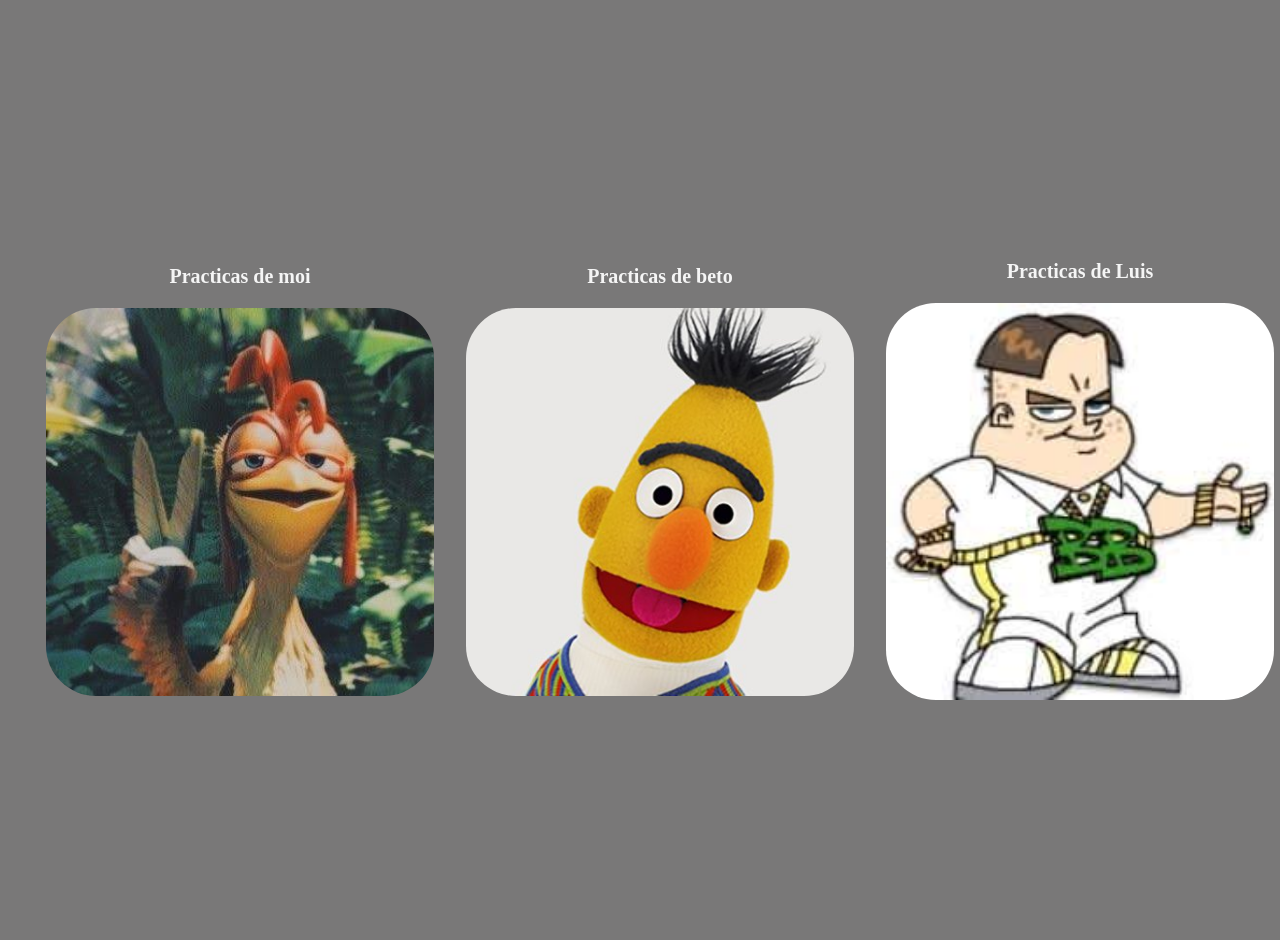
<file: index.html>
<head>
    <meta charset="UTF-8">
    <link rel="stylesheet" href="styles.css">
</head>
<body><!-- div de bg (contiene todo)-->
    <div class="bg">
        <div class="horizontalcenter">
            <div class="verticalcenter">
                <div class="options">
                <button id="btnmoi" class="ibutton">
                     <div class="btnverticalcenter"> <p class="btntexto"> Practicas de moi </p> <img class="buttonimg" src="res/moid.jpg" alt="moi imagen" > </div>
                </button>
                <button id="btnbeto" class="ibutton">
                        <div class="btnverticalcenter"> <p class="btntexto"> Practicas de beto </p> <img class="buttonimg" src="res/beto.jpg" alt="beto imagen">  </div>
                </button>
                <button id="btnluis" class="ibutton">
                    <div class="btnverticalcenter"> <p class="btntexto"> Practicas de Luis</p>  <img class="buttonimg" src="res/luis.jpg" alt="luis imagen"> </button>
            </div>
        </div>
    </div> <!-- cierra div bg-->
    <script type="module" src="js/btns.js"> </script>
</body
</file>
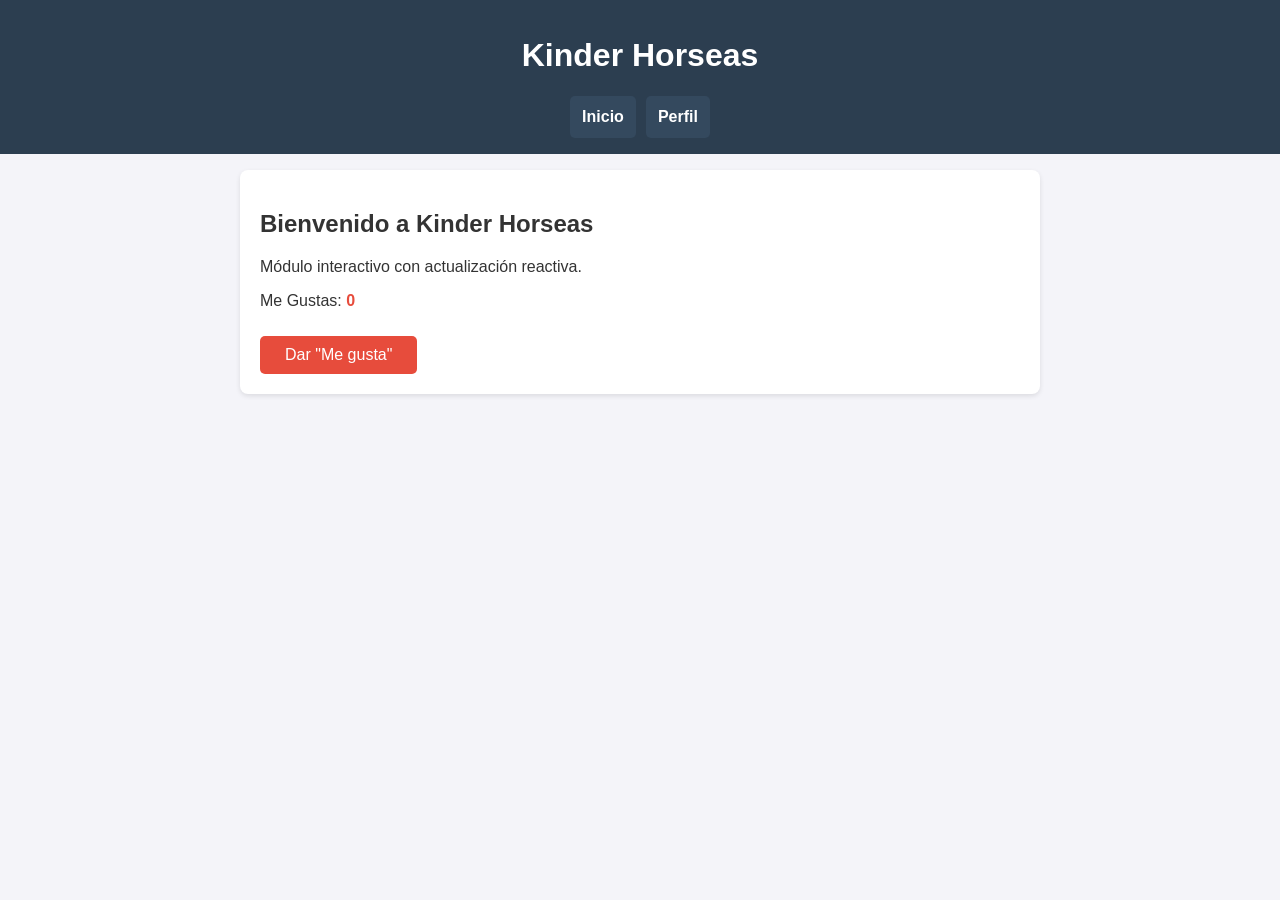
<file: luispracticas/KinderHorseas/index.html>
<!DOCTYPE html>
<html lang="es">
<head>
    <meta charset="UTF-8">
    <meta name="viewport" content="width=device-width, initial-scale=1.0">
    <title>Kinder Horseas - SPA</title>
    <!-- Se enlazan los estilos Mobile-First -->
    <link rel="stylesheet" href="HTML/css/styles.css">
</head>
<body>
    <header>
        <h1>Kinder Horseas</h1>
        <nav>
            <a href="#home">Inicio</a>
            <a href="#profile">Perfil</a>
        </nav>
    </header>

    <main id="app-content">
    </main>

    <script type="module" src="HTML/javascript/javascript.js"></script>
</body>
</html>
</file>
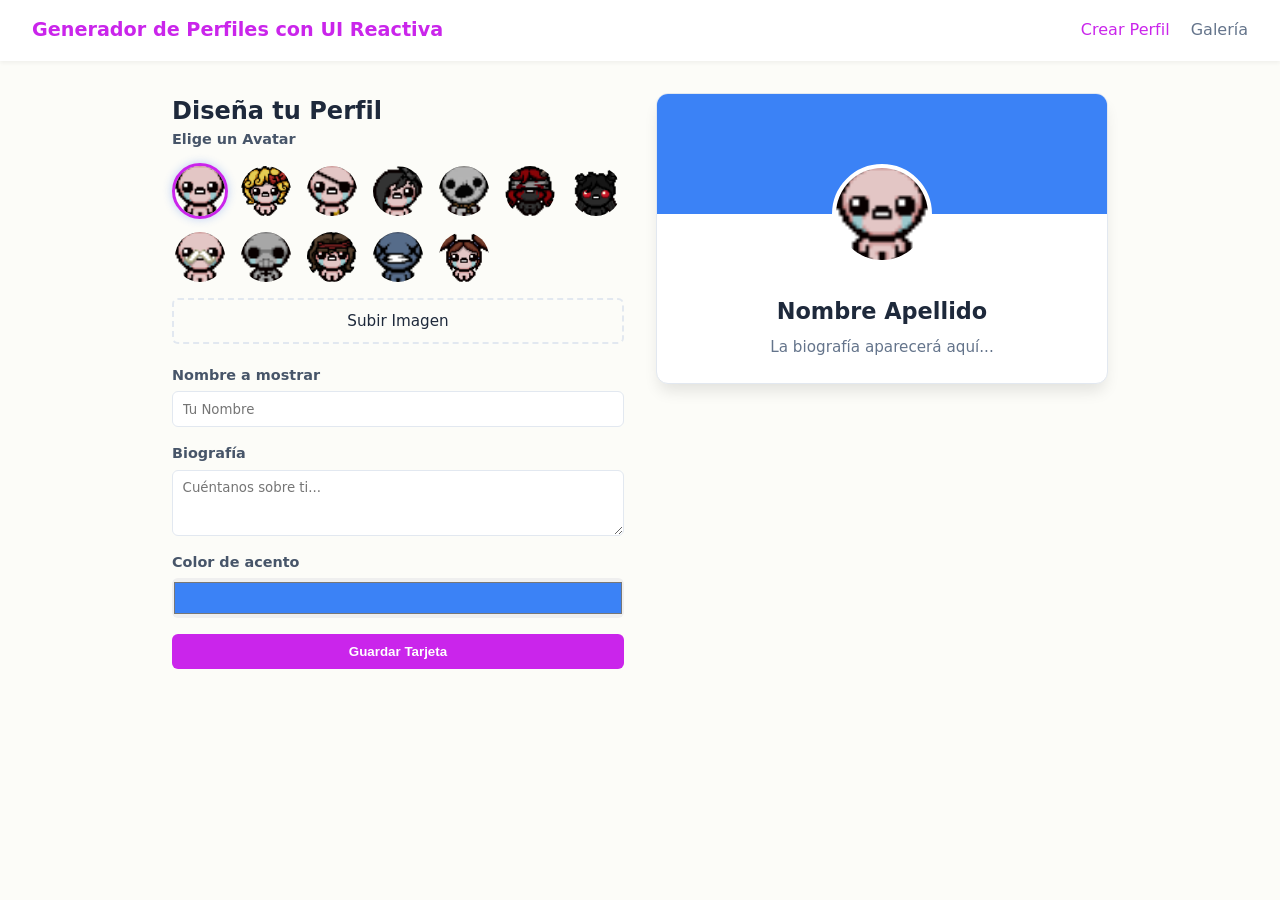
<file: moipracticas/SP1-2/index.html>
<!DOCTYPE html>
<html lang="es">
<head>
    <meta charset="UTF-8">
    <meta name="viewport" content="width=device-width, initial-scale=1.0">
    <title>Generador de Perfiles</title>
    <link rel="stylesheet" href="css/estilos.css">
</head>
<body>
    <!-- Contenedor Principal de la SPA -->
    <div id="app">
        <!-- Navegación Superior -->
        <header class="navbar">
            <h1 class="brand">Generador de Perfiles con UI Reactiva</h1>
            <nav id="main-nav">
                <a href="#/crear" class="nav-link active">Crear Perfil</a>
                <a href="#/galeria" class="nav-link">Galería</a>
            </nav>
        </header>
        <!-- Contenedor Dinámico: Aquí controlamos las vistas -->
        <main id="router-view">
            <!-- ========================================== -->
            <!-- MÓDULO DE CREACIÓN DE PERFIL      -->
            <!-- ========================================== -->
            <div id="view-create" class="view-module active">
                <div class="view-create-profile">
                    
                    <!-- Panel Izquierdo: Controles y Formularios -->
                    <section class="form-container">
                        <h2>Diseña tu Perfil</h2>
                        
                        <!-- Entrada Manual -->
                        <form id="profile-form">
                            <!-- Selector de Avatares -->
                            <div class="input-group">
                                <label>Elige un Avatar</label>
                                <div id="avatar-selector" class="avatar-grid">
                                    <!-- Los avatares se inyectarán aquí con JavaScript -->
                                </div>
                                <!-- Botón para subir imagen propia -->
                                <div class="upload-container">
                                    <label for="upload-avatar" class="upload-btn">
                                        Subir Imagen
                                    </label>
                                    <input type="file" id="upload-avatar" accept="image/*" style="display: none;">
                                </div>
                            </div>
                            <div class="input-group">
                                <label for="input-name">Nombre a mostrar</label>
                                <input type="text" id="input-name" placeholder="Tu Nombre">
                            </div>
                            
                            <div class="input-group">
                                <label for="input-bio">Biografía</label>
                                <textarea id="input-bio" rows="3" placeholder="Cuéntanos sobre ti..."></textarea>
                            </div>

                            <div class="input-group">
                                <label for="input-color">Color de acento</label>
                                <input type="color" id="input-color" value="#3b82f6">
                            </div>

                            <button type="submit" class="btn-primary">Guardar Tarjeta</button>
                        </form>
                    </section>

                    <!-- Panel Derecho: Previsualización en Tiempo Real -->
                    <section class="card-container">
                        <article id="profile-card" class="card">
                            <div class="card-header" id="preview-header"></div>
                            <img id="avatar-preview" src="src/assets/Avatares0.png" alt="Avatar" class="avatar">
                            <div class="card-body">
                                <h3 id="name-preview">Nombre Apellido</h3>
                                <p id="bio-preview">La biografía aparecerá aquí...</p>
                            </div>
                        </article>
                    </section>
                </div>
            </div> 
        </main>
    </div>
    
    <!-- Script de lógica -->
    <script src="js/app.js"></script>
</body>
</html>
</file>
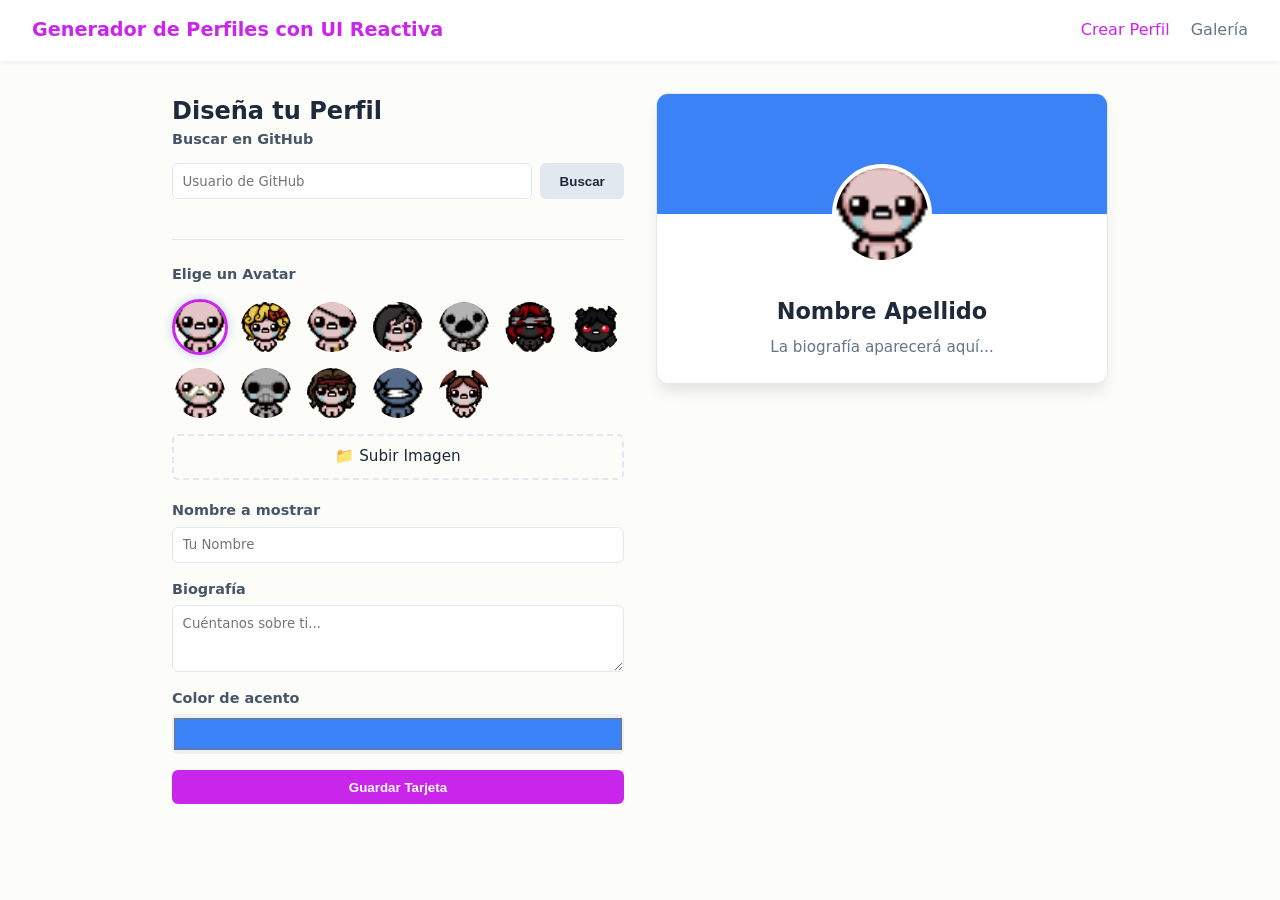
<file: moipracticas/SP1-3/index.html>
<!DOCTYPE html>
<html lang="es">
<head>
    <meta charset="UTF-8">
    <meta name="viewport" content="width=device-width, initial-scale=1.0">
    <title>Generador de Perfiles</title>
    <link rel="stylesheet" href="css/estilos.css">
</head>
<body>
    <!-- Contenedor Principal de la SPA -->
    <div id="app">
        <!-- Navegación Superior -->
        <header class="navbar">
            <h1 class="brand">Generador de Perfiles con UI Reactiva</h1>
            <nav id="main-nav">
                <a href="#/crear" class="nav-link active">Crear Perfil</a>
                <a href="#/galeria" class="nav-link">Galería</a>
            </nav>
        </header>
        <!-- Contenedor Dinámico: Aquí controlamos las vistas -->
        <main id="router-view">
            <!-- ========================================== -->
            <!-- MÓDULO DE CREACIÓN DE PERFIL               -->
            <!-- ========================================== -->
            <div id="view-create" class="view-module active">
                <div class="view-create-profile">
                    
                    <!-- Panel Izquierdo: Controles y Formularios -->
                    <section class="form-container">
                        <h2>Diseña tu Perfil</h2>
                        
                        <!-- Entrada Manual -->
                        <form id="profile-form">
                            <!-- Búsqueda en GitHub -->
                            <div class="input-group github-search">
                                <label for="github-username">Buscar en GitHub</label>
                                <div class="input-group-row">
                                    <input type="text" id="github-username" placeholder="Usuario de GitHub" class="github-input">
                                    <button type="button" id="github-fetch-btn" class="btn-secondary">Buscar</button>
                                </div>
                                <div id="github-status" class="github-status"></div>
                            </div>

                            <!-- Selector de Avatares -->
                            <div class="input-group">
                                <label>Elige un Avatar</label>
                                <div id="avatar-selector" class="avatar-grid">
                                    <!-- Los avatares se inyectarán aquí con JavaScript -->
                                </div>
                                <!-- Botón para subir imagen propia -->
                                <div class="upload-container">
                                    <label for="upload-avatar" class="upload-btn">
                                        📁 Subir Imagen
                                    </label>
                                    <input type="file" id="upload-avatar" accept="image/*" style="display: none;">
                                </div>
                            </div>

                            <div class="input-group">
                                <label for="input-name">Nombre a mostrar</label>
                                <input type="text" id="input-name" placeholder="Tu Nombre">
                            </div>
                            
                            <div class="input-group">
                                <label for="input-bio">Biografía</label>
                                <textarea id="input-bio" rows="3" placeholder="Cuéntanos sobre ti..."></textarea>
                            </div>

                            <div class="input-group">
                                <label for="input-color">Color de acento</label>
                                <input type="color" id="input-color" value="#3b82f6">
                            </div>

                            <button type="submit" class="btn-primary">Guardar Tarjeta</button>
                        </form>
                    </section>

                    <!-- Panel Derecho: Previsualización en Tiempo Real -->
                    <section class="card-container">
                        <article id="profile-card" class="card">
                            <div class="card-header" id="preview-header"></div>
                            <img id="avatar-preview" src="src/assets/Avatares0.png" alt="Avatar" class="avatar">
                            <div class="card-body">
                                <h3 id="name-preview">Nombre Apellido</h3>
                                <p id="bio-preview">La biografía aparecerá aquí...</p>
                            </div>
                        </article>
                    </section>
                </div>
            </div> 
        </main>
    </div>
    
    <!-- Script de lógica -->
    <script src="js/app.js"></script>
</body>
</html>
</file>
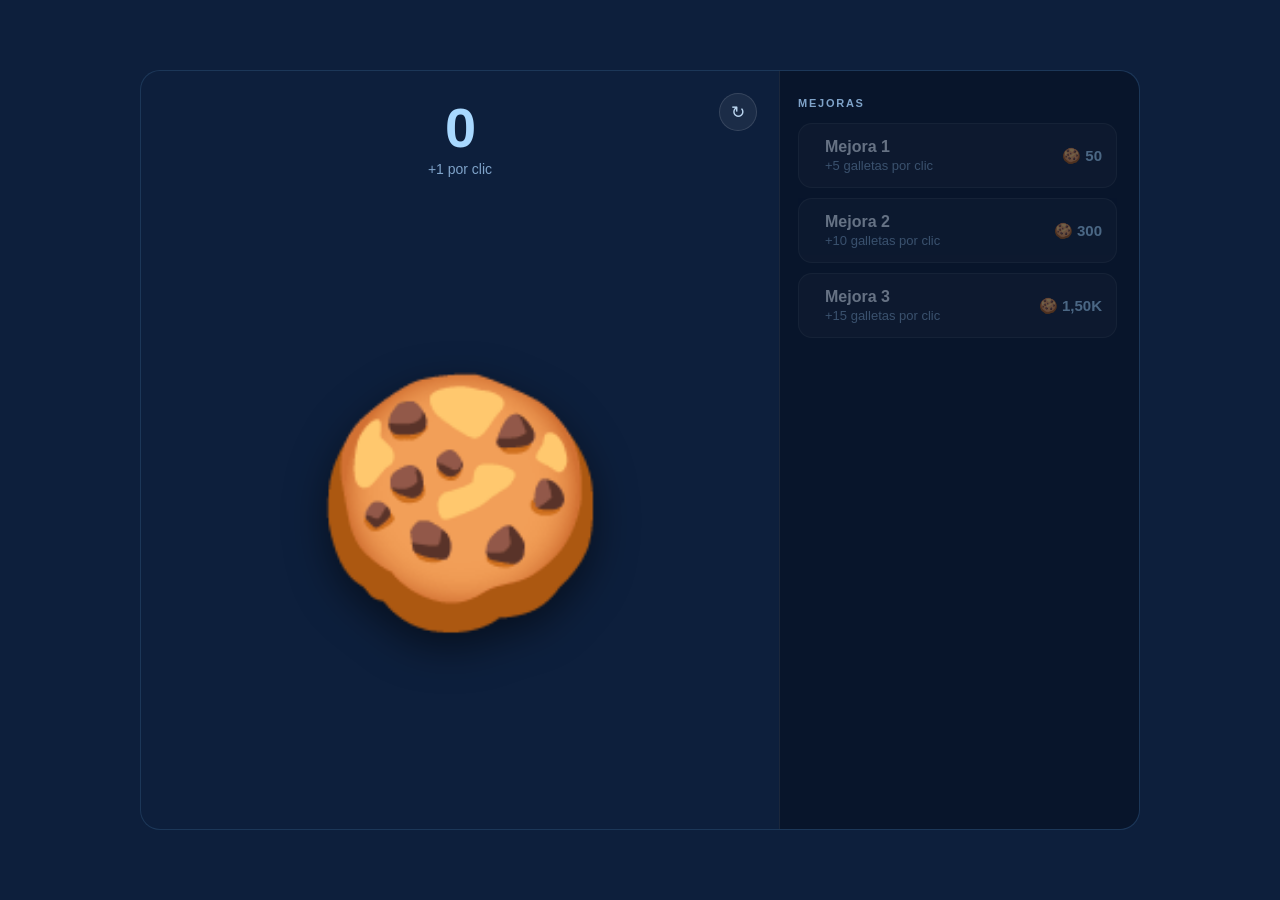
<file: moipracticas/SPA/index.html>
<!DOCTYPE html>
<html lang="es">
<head>
<meta charset="utf-8">
<meta name="viewport" content="width=device-width,initial-scale=1,maximum-scale=1,user-scalable=no,viewport-fit=cover">
<meta name="theme-color" content="#0d1f3c">
<meta name="apple-mobile-web-app-capable" content="yes">
<meta name="mobile-web-app-capable" content="yes">
<title>Cookie Clicker</title>
<style>
  *,*::before,*::after{box-sizing:border-box}
  html,body{margin:0;padding:0;height:100%}
  body{
    font-family:-apple-system,BlinkMacSystemFont,"Segoe UI",Roboto,Helvetica,Arial,sans-serif;
    background:#0d1f3c;
    color:#e8f2ff;
    overscroll-behavior:none;
    -webkit-user-select:none;user-select:none;
    -webkit-tap-highlight-color:transparent;
    touch-action:manipulation;
  }

  /* ---------- Layout ---------- */
  .app{
    position:relative;
    display:flex;
    flex-direction:column;
    height:100vh;
    height:100dvh;
    max-width:520px;
    margin:0 auto;
    overflow:hidden;
    background:#0d1f3c;
  }

  /* ---------- Marcador ---------- */
  .topbar{
    flex:0 0 auto;
    position:relative;
    text-align:center;
    padding:calc(env(safe-area-inset-top,0px) + 14px) 16px 4px;
  }
  .count{
    font-size:clamp(30px,10vw,44px);
    font-weight:800;
    line-height:1.1;
    letter-spacing:-.02em;
    color:#a8d8ff;
    font-variant-numeric:tabular-nums;
  }
  .sub{
    margin-top:2px;
    font-size:13px;
    color:#7fa3c9;
    font-variant-numeric:tabular-nums;
  }
  .reset{
    position:absolute;
    top:calc(env(safe-area-inset-top,0px) + 12px);
    right:12px;
    width:38px;height:38px;
    display:grid;place-items:center;
    border-radius:50%;
    border:1px solid rgba(255,255,255,.12);
    background:rgba(255,255,255,.06);
    color:#bcd6f0;
    font-size:17px;
    cursor:pointer;
    transition:background .15s, transform .1s;
  }
  .reset:active{background:rgba(255,255,255,.16);transform:scale(.94)}
  .reset:focus-visible{outline:2px solid #7cc4ff;outline-offset:2px}

  /* ---------- Zona de juego ---------- */
  .play{
    position:relative;
    flex:1 1 auto;
    min-height:0;
    display:grid;
    place-items:center;
    overflow:hidden;
  }
  .cookie{
    position:relative;
    z-index:1;
    padding:0;
    border:none;
    background:none;
    line-height:1;
    font-size:min(46vw,190px,26dvh);
    cursor:pointer;
    filter:drop-shadow(0 14px 20px rgba(0,0,0,.5));
    will-change:transform;
  }
  .cookie:active{filter:drop-shadow(0 6px 12px rgba(0,0,0,.45)) brightness(.94)}
  .cookie:focus-visible{outline:2px dashed #7cc4ff;outline-offset:10px;border-radius:50%}

  /* ---------- Tienda ---------- */
  .shop{
    flex:0 0 auto;
    display:flex;
    flex-direction:column;
    max-height:44dvh;
    padding:10px 12px calc(env(safe-area-inset-bottom,0px) + 12px);
    border-top:1px solid rgba(255,255,255,.08);
    border-radius:22px 22px 0 0;
    background:#08152b;
  }
  .shop h2{
    margin:0 0 8px;
    font-size:11px;
    font-weight:700;
    letter-spacing:.16em;
    text-transform:uppercase;
    text-align:center;
    color:#7fa3c9;
  }
  .shop-list{
    display:flex;
    flex-direction:column;
    gap:8px;
    overflow-y:auto;
    -webkit-overflow-scrolling:touch;
    overscroll-behavior:contain;
  }

  .up{
    display:flex;
    align-items:center;
    gap:12px;
    width:100%;
    padding:10px 12px;
    border-radius:14px;
    border:1px solid rgba(255,255,255,.09);
    background:rgba(255,255,255,.05);
    color:#e8f2ff;
    font:inherit;
    text-align:left;
    cursor:pointer;
    transition:transform .12s, background .2s, border-color .2s, opacity .2s;
  }
  .up:not(:disabled):active{transform:scale(.975)}
  .up:disabled{opacity:.42;cursor:default}
  .up:focus-visible{outline:2px solid #7cc4ff;outline-offset:2px}
  .up.affordable{
    border-color:rgba(124,196,255,.55);
    background:rgba(124,196,255,.12);
  }
  .up.owned{
    opacity:1;
    border-color:rgba(90,220,160,.45);
    background:rgba(90,220,160,.1);
  }
  .up-icon{flex:0 0 auto;font-size:24px;line-height:1}
  .up-info{display:flex;flex-direction:column;gap:2px;flex:1 1 auto;min-width:0}
  .up-name{font-size:15px;font-weight:700}
  .up-desc{font-size:12px;color:#7fa3c9}
  .up-cost{
    flex:0 0 auto;
    font-size:14px;
    font-weight:700;
    color:#a8d8ff;
    white-space:nowrap;
    font-variant-numeric:tabular-nums;
  }
  .up.owned .up-cost{font-size:12px;color:#7ee2b0}

  /* =========================================================
     DESKTOP
     ========================================================= */
  @media (min-width:820px) and (min-height:560px){
    body{
      background:#0d1f3c;
      display:grid;
      place-items:center;
      padding:24px;
    }
    .app{
      width:100%;
      max-width:1000px;
      height:min(760px,calc(100dvh - 48px));
      border-radius:20px;
      border:1px solid rgba(124,196,255,.14);
      display:grid;
      grid-template-columns:1fr 360px;
      grid-template-rows:auto 1fr;
      grid-template-areas:
        "top  shop"
        "play shop";
    }

    .topbar{
      grid-area:top;
      padding:26px 16px 6px;
    }
    .count{font-size:56px}
    .sub{font-size:14px}
    .reset{top:22px;right:22px}

    .play{
      grid-area:play;
      padding-bottom:10px;
    }
    .cookie{
      font-size:min(240px,34vh);
    }
    .cookie:hover{filter:drop-shadow(0 16px 24px rgba(0,0,0,.55)) brightness(1.05)}
    .cookie:active{filter:drop-shadow(0 8px 14px rgba(0,0,0,.5)) brightness(.94)}

    .shop{
      grid-area:shop;
      max-height:none;
      height:100%;
      padding:26px 18px 22px;
      border-top:none;
      border-left:1px solid rgba(255,255,255,.08);
      border-radius:0 20px 20px 0;
      background:#08152b;
    }
    .shop h2{
      text-align:left;
      margin-bottom:14px;
    }
    .shop-list{
      flex:1 1 auto;
      gap:10px;
      padding-right:4px;
    }
    .up{padding:14px}
    .up:not(:disabled):hover{
      background:rgba(124,196,255,.16);
      border-color:rgba(124,196,255,.5);
    }
    .up.owned:hover{background:rgba(90,220,160,.14);border-color:rgba(90,220,160,.5)}
    .up-icon{font-size:28px}
    .up-name{font-size:16px}
    .up-desc{font-size:13px}
    .up-cost{font-size:15px}

    /* Scrollbar sutil en escritorio */
    .shop-list::-webkit-scrollbar{width:8px}
    .shop-list::-webkit-scrollbar-track{background:transparent}
    .shop-list::-webkit-scrollbar-thumb{
      background:rgba(124,196,255,.25);
      border-radius:8px;
    }
    .shop-list::-webkit-scrollbar-thumb:hover{background:rgba(124,196,255,.4)}
  }
</style>
</head>
<body>

<div class="app">
  <header class="topbar">
    <button class="reset" id="reset" aria-label="Reiniciar partida">↻</button>
    <div class="count" id="count">0</div>
    <div class="sub" id="sub">+1 por clic</div>
  </header>

  <main class="play" id="play">
    <button class="cookie" id="cookie" aria-label="Hornear galleta">🍪</button>
  </main>

  <section class="shop" aria-label="Mejoras">
    <h2>Mejoras</h2>
    <div class="shop-list" id="shopList"></div>
  </section>
</div>

<script>
(function () {
  'use strict';

  /* =========================================================
     CONFIGURACIÓN
     ========================================================= */
  const STORAGE_KEY = 'cookieClickerSave_v1';

  const UPGRADES = [
    { id: 'u5',  icon: '', name: 'Mejora 1',     bonus: 5,  cost: 50   },
    { id: 'u10', icon: '', name: 'Mejora 2', bonus: 10, cost: 300  },
    { id: 'u15', icon: '', name: 'Mejora 3', bonus: 15, cost: 1500 }
  ];

  const BASE_PER_CLICK = 1;

  /* =========================================================
     ESTADO
     ========================================================= */
  const state = {
    cookies: 0,     // galletas actuales
    owned: []       // ids de mejoras compradas
  };

  /* =========================================================
     DOM
     ========================================================= */
  const countEl  = document.getElementById('count');
  const subEl    = document.getElementById('sub');
  const cookieEl = document.getElementById('cookie');
  const shopEl   = document.getElementById('shopList');
  const resetEl  = document.getElementById('reset');

  /* =========================================================
     PERSISTENCIA (JSON en localStorage)
     ========================================================= */
  let saveTimer = null;

  function save() {
    clearTimeout(saveTimer);
    saveTimer = null;
    try {
      localStorage.setItem(STORAGE_KEY, JSON.stringify(state));
    } catch (e) {
      console.warn('No se pudo guardar:', e);
    }
  }

  // Evita escribir en cada click seguido (mejor rendimiento)
  function saveSoon() {
    clearTimeout(saveTimer);
    saveTimer = setTimeout(save, 250);
  }

  function load() {
    let raw = null;
    try { raw = localStorage.getItem(STORAGE_KEY); } catch (e) { return; }
    if (!raw) return;

    try {
      const data = JSON.parse(raw);
      if (!data || typeof data !== 'object') return;

      if (Number.isFinite(data.cookies) && data.cookies >= 0) {
        state.cookies = data.cookies;
      }
      if (Array.isArray(data.owned)) {
        state.owned = data.owned.filter(id => UPGRADES.some(u => u.id === id));
      }
    } catch (e) {
      console.warn('Partida corrupta, empezando de cero.');
    }
  }

  /* =========================================================
     LÓGICA
     ========================================================= */
  function perClick() {
    return UPGRADES.reduce(
      (total, u) => state.owned.includes(u.id) ? total + u.bonus : total,
      BASE_PER_CLICK
    );
  }

  const UNITS = ['', 'K', 'M', 'B', 'T', 'Qa', 'Qi', 'Sx'];

  function fmt(n) {
    if (!Number.isFinite(n)) return '0';
    if (n < 1000) return String(Math.floor(n));

    let i = 0;
    let v = n;
    while (v >= 1000 && i < UNITS.length - 1) { v /= 1000; i++; }
    const dec = v < 10 ? 2 : v < 100 ? 1 : 0;
    return v.toFixed(dec).replace('.', ',') + UNITS[i];
  }

  /* =========================================================
     RENDER
     ========================================================= */
  function buildShop() {
    shopEl.innerHTML = '';
    UPGRADES.forEach(u => {
      const btn = document.createElement('button');
      btn.className = 'up';
      btn.type = 'button';
      btn.dataset.id = u.id;
      btn.innerHTML =
        '<span class="up-icon">' + u.icon + '</span>' +
        '<span class="up-info">' +
          '<span class="up-name">' + u.name + '</span>' +
          '<span class="up-desc">+' + u.bonus + ' galletas por clic</span>' +
        '</span>' +
        '<span class="up-cost"></span>';
      btn.addEventListener('click', () => buy(u.id));
      shopEl.appendChild(btn);
    });
  }

  function render() {
    countEl.textContent = fmt(state.cookies);
    subEl.textContent = '+' + fmt(perClick()) + ' por clic';

    for (const btn of shopEl.children) {
      const u = UPGRADES.find(x => x.id === btn.dataset.id);
      const owned = state.owned.includes(u.id);
      const canBuy = !owned && state.cookies >= u.cost;

      btn.disabled = owned || !canBuy;
      btn.classList.toggle('owned', owned);
      btn.classList.toggle('affordable', canBuy);

      const costEl = btn.querySelector('.up-cost');
      costEl.textContent = owned ? '✔ Comprado' : '🍪 ' + fmt(u.cost);
    }
  }

  /* =========================================================
     ACCIONES
     ========================================================= */
  function doClick() {
    state.cookies += perClick();
    saveSoon();
    render();

    if (cookieEl.animate) {
      cookieEl.animate(
        [{ transform: 'scale(.92)' }, { transform: 'scale(1)' }],
        { duration: 140, easing: 'ease-out' }
      );
    }
  }

  function buy(id) {
    const u = UPGRADES.find(x => x.id === id);
    if (!u) return;
    if (state.owned.includes(id)) return;
    if (state.cookies < u.cost) return;

    state.cookies -= u.cost;
    state.owned.push(id);
    save();
    render();
  }

  function reset() {
    if (!confirm('¿Reiniciar la partida? Perderás todas tus galletas y mejoras.')) return;
    state.cookies = 0;
    state.owned = [];
    save();
    render();
  }

  /* =========================================================
     EVENTOS
     ========================================================= */
  // pointerdown = respuesta instantánea en móvil
  cookieEl.addEventListener('pointerdown', (e) => {
    e.preventDefault();
    doClick();
  });

  // Accesibilidad: teclado (Enter / Espacio) → detail === 0
  cookieEl.addEventListener('click', (e) => {
    if (e.detail === 0) doClick();
  });

  // Evita el menú contextual por pulsación larga
  cookieEl.addEventListener('contextmenu', e => e.preventDefault());

  resetEl.addEventListener('click', reset);

  // Guardado de seguridad
  window.addEventListener('pagehide', save);
  window.addEventListener('beforeunload', save);
  document.addEventListener('visibilitychange', () => {
    if (document.hidden) save();
  });

  /* =========================================================
     ARRANQUE
     ========================================================= */
  load();
  buildShop();
  render();
})();
</script>
</body>
</html>
</file>
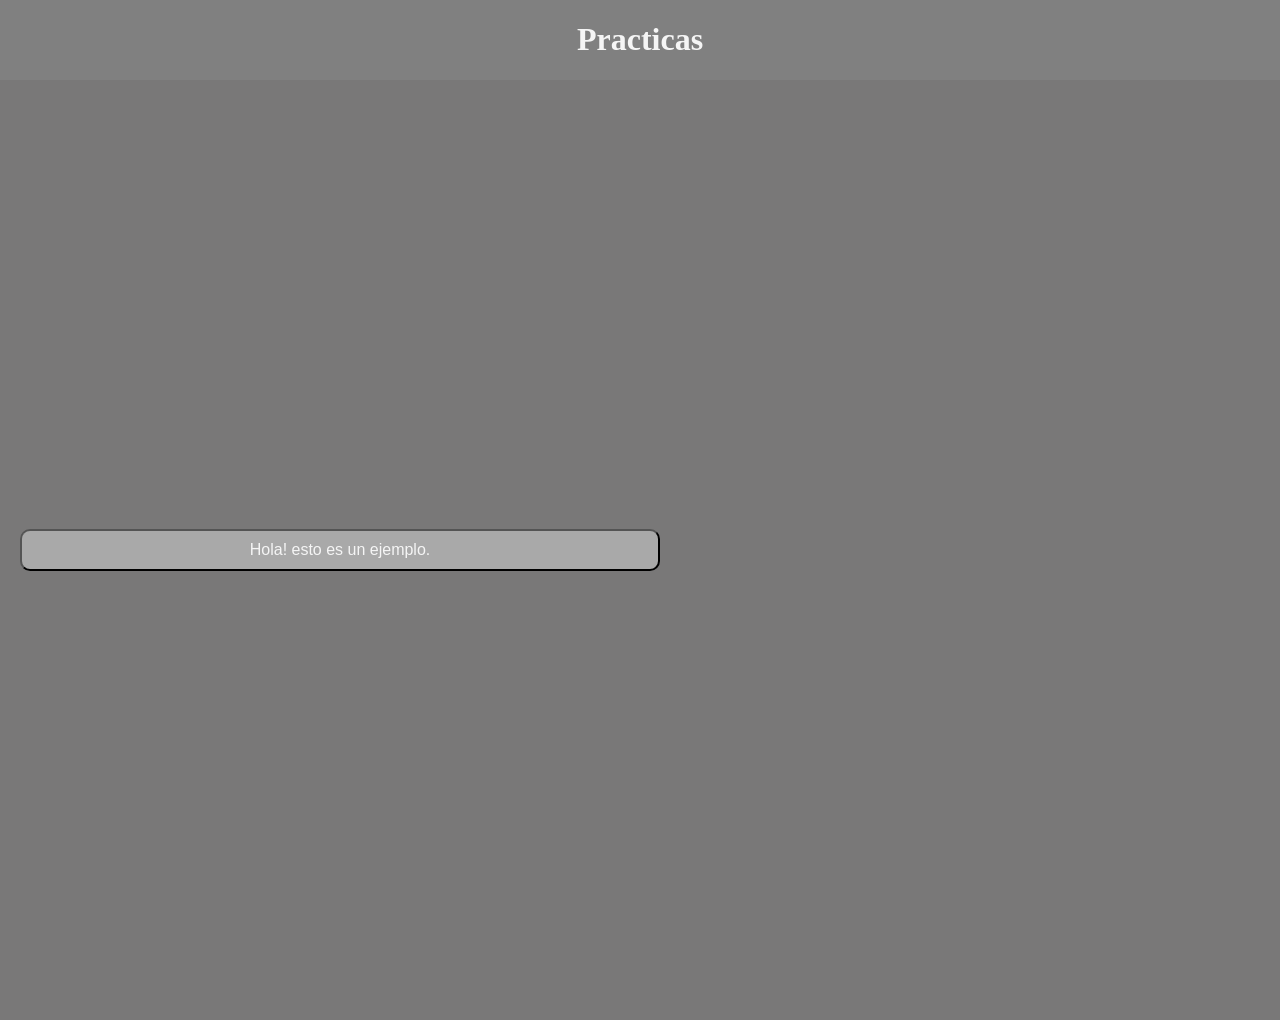
<file: betopracticas/mainpage.html>
<head>
   <div class="horizontalcenter" style="background-color: gray; color: whitesmoke;"> <h1>Practicas</h1> </div>
    <link rel="stylesheet" href="../styles.css">
</head>
<body>
<div class="bg">
    <div class="horizontalcenter">
    <div class="verticalcenter">
    <button class="btnref" value="hola/index.html" style="background-color: darkgray; font: sans-serif; font-size: medium; color: whitesmoke;"> Hola! esto es un ejemplo.</button>
</div>
</div>
</div>
     <script type="module" src="js.js"> </script>
</body>
</file>
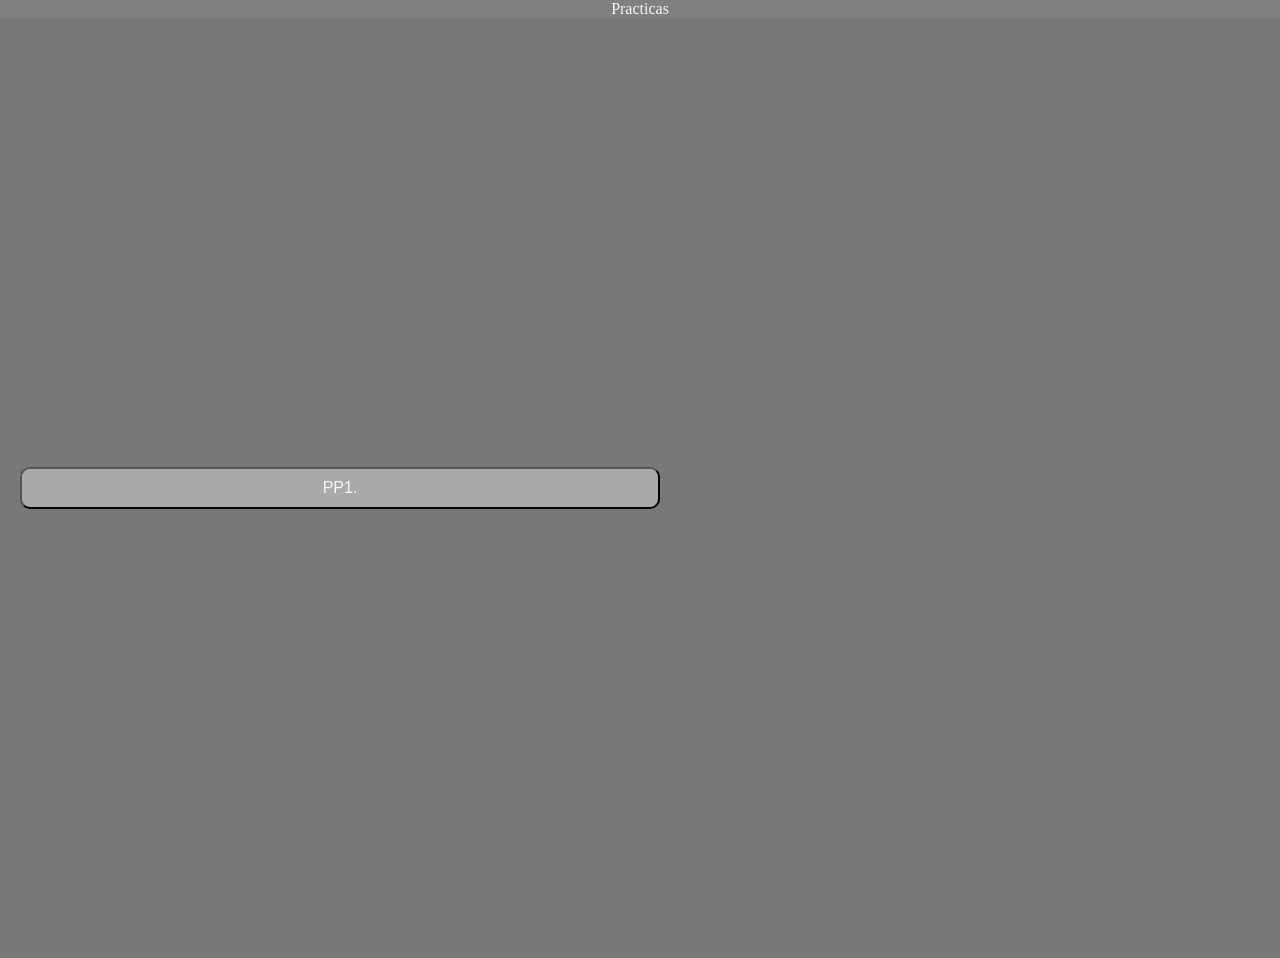
<file: luispracticas/mainpage.html>
<head>
   <div class="horizontalcenter" style="background-color: gray; color: whitesmoke;"> <header>Practicas</header> </div>
    <link rel="stylesheet" href="../styles.css">
</head>
<body>
<div class="bg">
    <div class="horizontalcenter">
    <div class="verticalcenter">
    <button class="btnref" value="KinderHorseas/index.html" style="background-color: darkgray; font: sans-serif; font-size: medium; color: whitesmoke;"> PP1.</button>
</div>
</div>
</div>
     <script type="module" src="js.js"> </script>
</body>
</file>
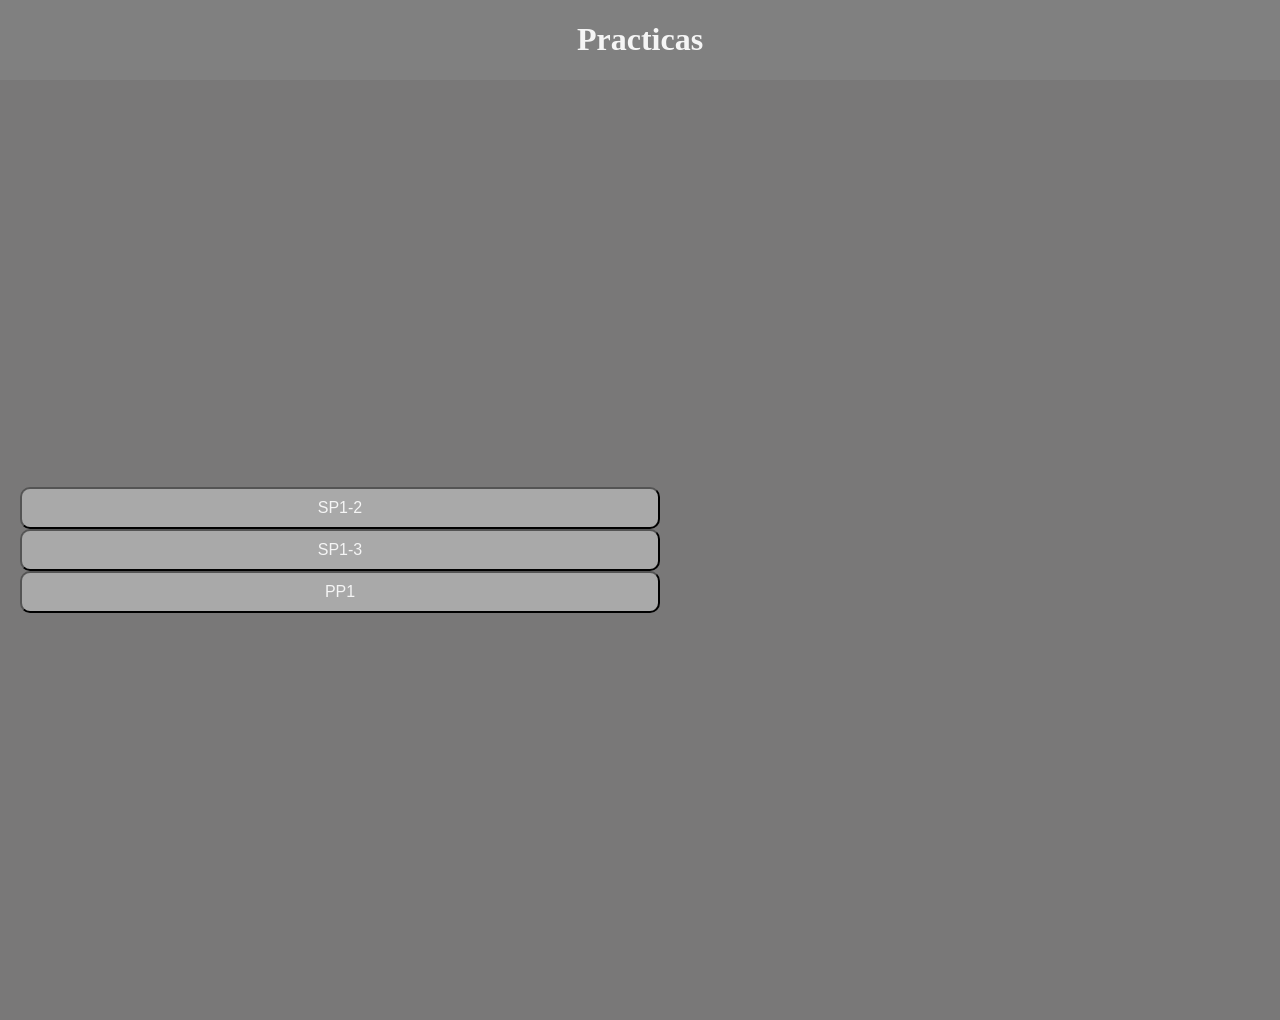
<file: moipracticas/mainpage.html>
<head>
   <div class="horizontalcenter" style="background-color: gray; color: whitesmoke;"> <h1>Practicas</h1> </div>
    <link rel="stylesheet" href="../styles.css">
</head>
<body>
<div class="bg">
    <div class="horizontalcenter">
    <div class="verticalcenter">
    <button class="btnref" value="SP1-2/" style="background-color: darkgray; font: sans-serif; font-size: medium; color: whitesmoke;"> SP1-2</button>
    <button class="btnref" value="SP1-3/" style="background-color: darkgray; font: sans-serif; font-size: medium; color: whitesmoke;"> SP1-3</button>
    <button class="btnref" value="SPA/" style="background-color: darkgray; font: sans-serif; font-size: medium; color: whitesmoke;"> PP1</button>
</div>
</div>
</div>
     <script type="module" src="js.js"> </script>
</body>
</file>
<file: styles.css>
.bg {
    background-size: 100%;
    min-height: 100%;
    min-width: 100%;
    justify-content: center;
    justify-items: center;
    flex-direction: column;
    align-items: center;
    padding: 20px;
    display: flex; 
    background-color: rgb(121, 120, 120);
}
.horizontalcenter {
    display: flex;
    justify-content: center;
    align-items: center;
    width: 100%;
}
.verticalcenter{
    display: flex;
    flex-direction: column;
    justify-content: center;
    width: 100%;
}

.options {
    display: flex;
    justify-content: space-evenly;
    width: 100%; 
}
body{
    height: 100%;
    width: 100%;
}

.ibutton{
    width: 400px;
    height: 400px;
    display: flex;
    align-items: center;
    justify-content: center;
    border: none;
    background-color: rgb(121, 120, 120);
    cursor: pointer;
    object-fit: cover;
    color: whitesmoke;
}
.buttonimg{
    width: 100%;
    height: 100%;
    object-fit: contain;
    object-fit: cover;
    border-radius: 50px;
}
.ibutton:hover{
    width: 450px;
    height: 450px; 
}
.btnverticalcenter{
    display: flex;
    flex-direction: column;
    justify-content: space-between;
    width: 100%;
}
.btntexto{
font-size:20px;
font-family:'Calibri';
font-weight: bold;
}
body {
    margin: 0;
    padding: 0;
    min-height: 100vh;
}
.btnref{
    width: 50%;
    padding: 10px;
    cursor: pointer;
    border-radius: 10px;
}
</file>
<file: luispracticas/KinderHorseas/HTML/css/styles.css>
body {
    font-family: Arial, sans-serif;
    margin: 0;
    padding: 0;
    background-color: #f4f4f9;
    color: #333;
}

header {
    background-color: #2c3e50;
    color: white;
    padding: 1rem;
    text-align: center;
}

nav {
    display: flex;
    flex-direction: column; 
    gap: 10px;
    margin-top: 15px;
}

nav a {
    color: white;
    text-decoration: none;
    padding: 12px;
    background-color: #34495e;
    border-radius: 5px;
    font-weight: bold;
}

main {
    padding: 1rem;
}

.card {
    background: white;
    padding: 20px;
    border-radius: 8px;
    box-shadow: 0 2px 5px rgba(0,0,0,0.1);
    margin-bottom: 15px;
}

button {
    width: 100%; 
    padding: 15px;
    background-color: #e74c3c;
    color: white;
    border: none;
    border-radius: 5px;
    font-size: 16px;
    margin-top: 10px;
}


@media (min-width: 768px) {
    nav {
        flex-direction: row; 
        justify-content: center;
    }

    button {
        width: auto; 
        cursor: pointer;
        padding: 10px 25px;
    }

    main {
        max-width: 800px;
        margin: 0 auto;
    }
}
</file>
<file: moipracticas/SP1-2/css/estilos.css>
/* Variables CSS para facilitar el manejo de temas */
:root {
    --primary-color: #ca25eb;
    --primary-hover: #c118c4;
    --bg-color: #fcfcf8;
    --text-color: #1e293b;
    --card-bg: #ffffff;
    --border-color: #e2e8f0;
}

/* Reset Básico */
* {
    box-sizing: border-box;
    margin: 0;
    padding: 0;
}

body {
    font-family: system-ui, -apple-system, sans-serif;
    background-color: var(--bg-color);
    color: var(--text-color);
    line-height: 1.5;
}

/* --- NAVEGACIÓN --- */
.navbar {
    display: flex;
    justify-content: space-between;
    align-items: center;
    padding: 1rem 2rem;
    background-color: white;
    box-shadow: 0 2px 4px rgba(0,0,0,0.05);
}

.brand {
    font-size: 1.2rem;
    color: var(--primary-color);
}

.nav-link {
    margin-left: 1rem;
    text-decoration: none;
    color: #64748b;
    font-weight: 500;
}

.nav-link.active { color: var(--primary-color); }

/* --- CONTENEDORES Y ESTRUCTURA (Mobile First) --- */
.view-create-profile {
    display: flex;
    flex-direction: column;
    gap: 2rem;
    padding: 2rem;
    max-width: 1000px;
    margin: 0 auto;
}

.form-container, .card-container {
    width: 100%;
}

/* --- FORMULARIO --- */

.input-group, .input-group-row {
    display: flex;
    flex-direction: column;
    margin-bottom: 1rem;
}

.input-group-row {
    flex-direction: row;
    gap: 0.5rem;
    margin-top: 0.5rem;
    margin-bottom: 0;
}

label {
    font-size: 0.9rem;
    font-weight: 600;
    margin-bottom: 0.3rem;
    color: #475569;
}

input[type="text"], textarea {
    padding: 0.6rem;
    border: 1px solid var(--border-color);
    border-radius: 6px;
    font-family: inherit;
    width: 100%;
}

input[type="color"] {
    width: 100%;
    height: 40px;
    border: none;
    border-radius: 6px;
    cursor: pointer;
}

.input-group-row input { flex: 1; }

hr {
    border: 0;
    height: 1px;
    background-color: var(--border-color);
    margin: 1.5rem 0;
}

/* --- BOTONES --- */
button {
    padding: 0.6rem 1.2rem;
    border: none;
    border-radius: 6px;
    font-weight: 600;
    cursor: pointer;
    transition: background-color 0.2s;
}

.btn-primary {
    background-color: var(--primary-color);
    color: white;
    width: 100%;
}

.btn-primary:hover { background-color: var(--primary-hover); }


/* --- DISEÑO DE LA TARJETA --- */
.card {
    background: var(--card-bg);
    border-radius: 12px;
    overflow: hidden;
    box-shadow: 0 10px 15px -3px rgba(0,0,0,0.1);
    text-align: center;
    transition: all 0.3s ease;
    border: 1px solid var(--border-color);
}

.card-header {
    height: 120px;
    background-color: #3b82f6; /* Default */
    transition: background-color 0.3s ease;
}

/* --- SELECTOR DE AVATARES LOCALES --- */
.avatar-grid {
    display: grid;
    /* auto-fill ajusta cuántas columnas caben automáticamente basándose en un ancho mínimo de 50px */
    grid-template-columns: repeat(auto-fill, minmax(50px, 1fr));
    gap: 10px;
    margin-top: 0.5rem;
}

.avatar-option {
    width: 100%;
    aspect-ratio: 1; /* Mantiene la imagen perfectamente cuadrada */
    border-radius: 50%;
    object-fit: cover;
    cursor: pointer;
    border: 3px solid transparent;
    transition: transform 0.2s, border-color 0.2s;
}

.avatar-option:hover {
    transform: scale(1.1); /* Pequeño efecto de zoom al pasar el mouse */
}

/* Clase dinámica que JavaScript agregará al avatar seleccionado */
.avatar-option.selected {
    border-color: var(--primary-color);
    box-shadow: 0 0 10px rgba(37, 99, 235, 0.3);
}

/* --- BOTÓN PARA SUBIR IMAGEN --- */
.upload-container {
    margin-top: 0.8rem;
    width: 100%;
}

.upload-btn {
    display: inline-flex;
    align-items: center;
    justify-content: center;
    gap: 0.5rem;
    padding: 0.6rem 1.2rem;
    background-color: var(--bg-color);
    border: 2px dashed var(--border-color);
    border-radius: 6px;
    color: var(--text-color);
    font-weight: 500;
    cursor: pointer;
    transition: all 0.3s ease;
    width: 100%;
    font-size: 0.95rem;
}

.upload-btn:hover {
    background-color: var(--border-color);
    border-color: var(--primary-color);
    color: var(--primary-color);
}

/* Ajuste para que el botón se vea integrado con la cuadrícula */
#avatar-selector + .upload-container {
    margin-top: 0.8rem;
}

.avatar {
    width: 100px;
    height: 100px;
    border-radius: 50%;
    border: 4px solid white;
    margin-top: -50px;
    background-color: white;
    object-fit: cover;
}

.card-body {
    padding: 1.5rem;
}

#name-preview {
    font-size: 1.4rem;
    margin-bottom: 0.5rem;
}

#bio-preview {
    font-size: 0.95rem;
    color: #64748b;
}

/* --- MEDIA QUERIES (Pantallas Grandes) --- */
@media (min-width: 768px) {
    .view-create-profile {
        flex-direction: row;
        align-items: flex-start;
    }
    
    .form-container {
        flex: 1;
        position: sticky; /* Fija el formulario si hay mucho scroll */
        top: 2rem;
    }
    
    .card-container {
        flex: 1;
    }
}
</file>
<file: moipracticas/SP1-3/css/estilos.css>
/* Variables CSS para facilitar el manejo de temas */
:root {
    --primary-color: #ca25eb;
    --primary-hover: #c118c4;
    --bg-color: #fcfcf8;
    --text-color: #1e293b;
    --card-bg: #ffffff;
    --border-color: #e2e8f0;
}

/* Reset Básico */
* {
    box-sizing: border-box;
    margin: 0;
    padding: 0;
}

body {
    font-family: system-ui, -apple-system, sans-serif;
    background-color: var(--bg-color);
    color: var(--text-color);
    line-height: 1.5;
}

/* --- NAVEGACIÓN --- */
.navbar {
    display: flex;
    justify-content: space-between;
    align-items: center;
    padding: 1rem 2rem;
    background-color: white;
    box-shadow: 0 2px 4px rgba(0,0,0,0.05);
}

.brand {
    font-size: 1.2rem;
    color: var(--primary-color);
}

.nav-link {
    margin-left: 1rem;
    text-decoration: none;
    color: #64748b;
    font-weight: 500;
}

.nav-link.active { color: var(--primary-color); }

/* --- CONTENEDORES Y ESTRUCTURA (Mobile First) --- */
.view-create-profile {
    display: flex;
    flex-direction: column;
    gap: 2rem;
    padding: 2rem;
    max-width: 1000px;
    margin: 0 auto;
}

.form-container, .card-container {
    width: 100%;
}

/* --- FORMULARIO --- */

.input-group, .input-group-row {
    display: flex;
    flex-direction: column;
    margin-bottom: 1rem;
}

.input-group-row {
    flex-direction: row;
    gap: 0.5rem;
    margin-top: 0.5rem;
    margin-bottom: 0;
}

label {
    font-size: 0.9rem;
    font-weight: 600;
    margin-bottom: 0.3rem;
    color: #475569;
}

input[type="text"], textarea {
    padding: 0.6rem;
    border: 1px solid var(--border-color);
    border-radius: 6px;
    font-family: inherit;
    width: 100%;
}

input[type="color"] {
    width: 100%;
    height: 40px;
    border: none;
    border-radius: 6px;
    cursor: pointer;
}

.input-group-row input { flex: 1; }

/* --- BOTONES --- */
button {
    padding: 0.6rem 1.2rem;
    border: none;
    border-radius: 6px;
    font-weight: 600;
    cursor: pointer;
    transition: background-color 0.2s;
}

.btn-primary {
    background-color: var(--primary-color);
    color: white;
    width: 100%;
}

.btn-primary:hover { background-color: var(--primary-hover); }

.btn-secondary {
    background-color: #e2e8f0;
    color: var(--text-color);
    white-space: nowrap;
}

.btn-secondary:hover {
    background-color: #cbd5e1;
}

/* --- GITHUB SEARCH --- */
.github-search {
    margin-bottom: 1.5rem;
    padding-bottom: 1rem;
    border-bottom: 1px solid var(--border-color);
}

.github-input {
    flex: 1;
}

.github-status {
    font-size: 0.85rem;
    margin-top: 0.3rem;
    min-height: 1.2rem;
    color: #64748b;
}

.github-status.error {
    color: #ef4444;
}

.github-status.success {
    color: #22c55e;
}

/* --- DISEÑO DE LA TARJETA --- */
.card {
    background: var(--card-bg);
    border-radius: 12px;
    overflow: hidden;
    box-shadow: 0 10px 15px -3px rgba(0,0,0,0.1);
    text-align: center;
    transition: all 0.3s ease;
    border: 1px solid var(--border-color);
}

.card-header {
    height: 120px;
    background-color: #3b82f6; /* Default */
    transition: background-color 0.3s ease;
}

/* --- SELECTOR DE AVATARES LOCALES --- */
.avatar-grid {
    display: grid;
    grid-template-columns: repeat(auto-fill, minmax(50px, 1fr));
    gap: 10px;
    margin-top: 0.5rem;
}

.avatar-option {
    width: 100%;
    aspect-ratio: 1;
    border-radius: 50%;
    object-fit: cover;
    cursor: pointer;
    border: 3px solid transparent;
    transition: transform 0.2s, border-color 0.2s;
}

.avatar-option:hover {
    transform: scale(1.1);
}

.avatar-option.selected {
    border-color: var(--primary-color);
    box-shadow: 0 0 10px rgba(37, 99, 235, 0.3);
}

/* --- BOTÓN PARA SUBIR IMAGEN --- */
.upload-container {
    margin-top: 0.8rem;
    width: 100%;
}

.upload-btn {
    display: inline-flex;
    align-items: center;
    justify-content: center;
    gap: 0.5rem;
    padding: 0.6rem 1.2rem;
    background-color: var(--bg-color);
    border: 2px dashed var(--border-color);
    border-radius: 6px;
    color: var(--text-color);
    font-weight: 500;
    cursor: pointer;
    transition: all 0.3s ease;
    width: 100%;
    font-size: 0.95rem;
}

.upload-btn:hover {
    background-color: var(--border-color);
    border-color: var(--primary-color);
    color: var(--primary-color);
}

#avatar-selector + .upload-container {
    margin-top: 0.8rem;
}

.avatar {
    width: 100px;
    height: 100px;
    border-radius: 50%;
    border: 4px solid white;
    margin-top: -50px;
    background-color: white;
    object-fit: cover;
}

.card-body {
    padding: 1.5rem;
}

#name-preview {
    font-size: 1.4rem;
    margin-bottom: 0.5rem;
}

#bio-preview {
    font-size: 0.95rem;
    color: #64748b;
}

/* --- MEDIA QUERIES (Pantallas Grandes) --- */
@media (min-width: 768px) {
    .view-create-profile {
        flex-direction: row;
        align-items: flex-start;
    }
    
    .form-container {
        flex: 1;
        position: sticky;
        top: 2rem;
    }
    
    .card-container {
        flex: 1;
    }
}
</file>
